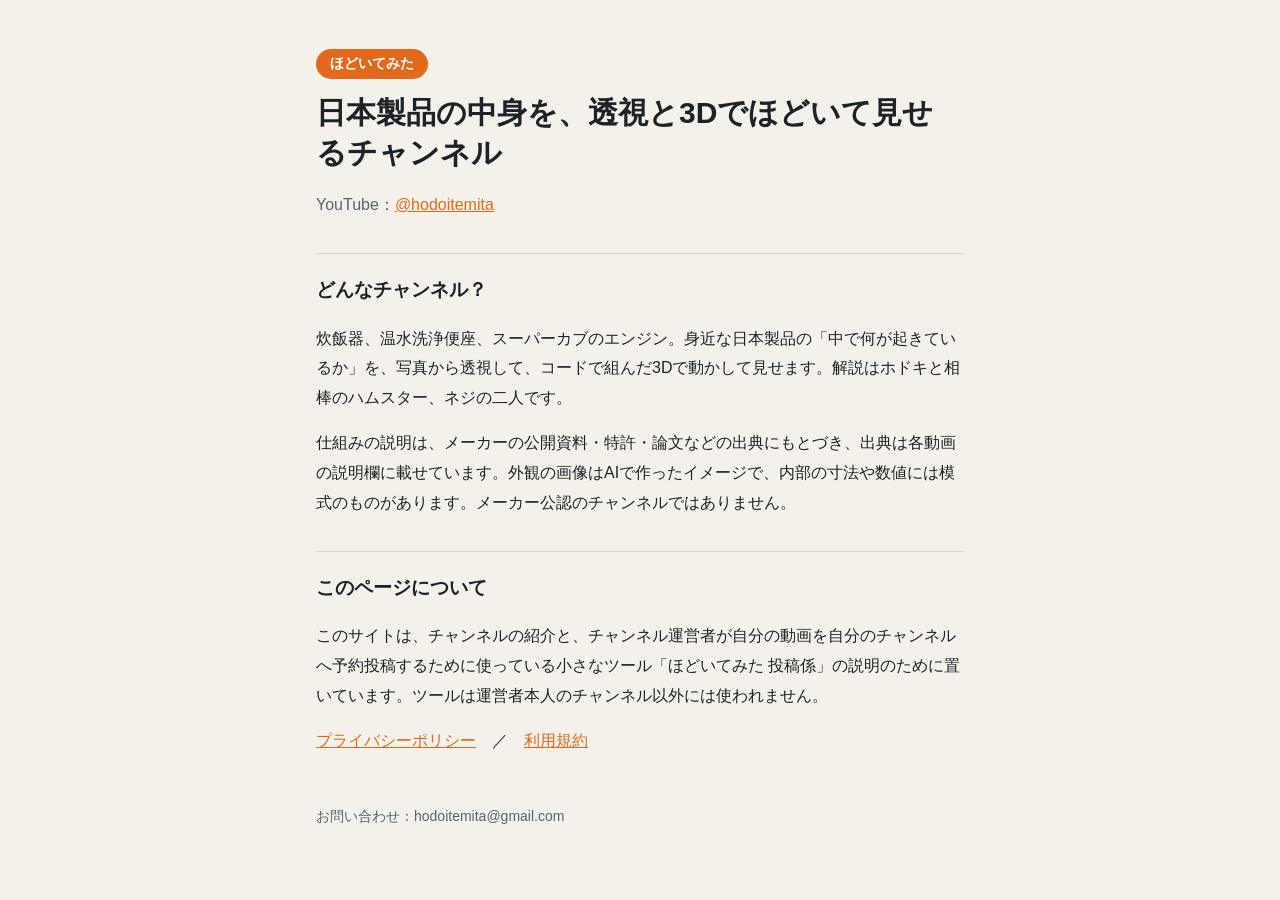
<file: index.html>
<!doctype html>
<html lang="ja">
<head>
<meta charset="utf-8"><meta name="viewport" content="width=device-width,initial-scale=1">
<title>ほどいてみた</title>
<meta name="description" content="日本製品の中身を、透視と3Dでほどいて見せるYouTubeショートのチャンネル。">
<link rel="stylesheet" href="style.css">
</head>
<body>
<main>
  <span class="tag">ほどいてみた</span>
  <h1>日本製品の中身を、透視と3Dでほどいて見せるチャンネル</h1>
  <p class="sub">YouTube：<a href="https://www.youtube.com/@hodoitemita">@hodoitemita</a></p>

  <h2>どんなチャンネル？</h2>
  <p>炊飯器、温水洗浄便座、スーパーカブのエンジン。身近な日本製品の「中で何が起きているか」を、写真から透視して、コードで組んだ3Dで動かして見せます。解説はホドキと相棒のハムスター、ネジの二人です。</p>
  <p>仕組みの説明は、メーカーの公開資料・特許・論文などの出典にもとづき、出典は各動画の説明欄に載せています。外観の画像はAIで作ったイメージで、内部の寸法や数値には模式のものがあります。メーカー公認のチャンネルではありません。</p>

  <h2>このページについて</h2>
  <p>このサイトは、チャンネルの紹介と、チャンネル運営者が自分の動画を自分のチャンネルへ予約投稿するために使っている小さなツール「ほどいてみた 投稿係」の説明のために置いています。ツールは運営者本人のチャンネル以外には使われません。</p>
  <p><a href="privacy.html">プライバシーポリシー</a>　／　<a href="terms.html">利用規約</a></p>

  <footer>お問い合わせ：hodoitemita@gmail.com</footer>
</main>
</body>
</html>
</file>
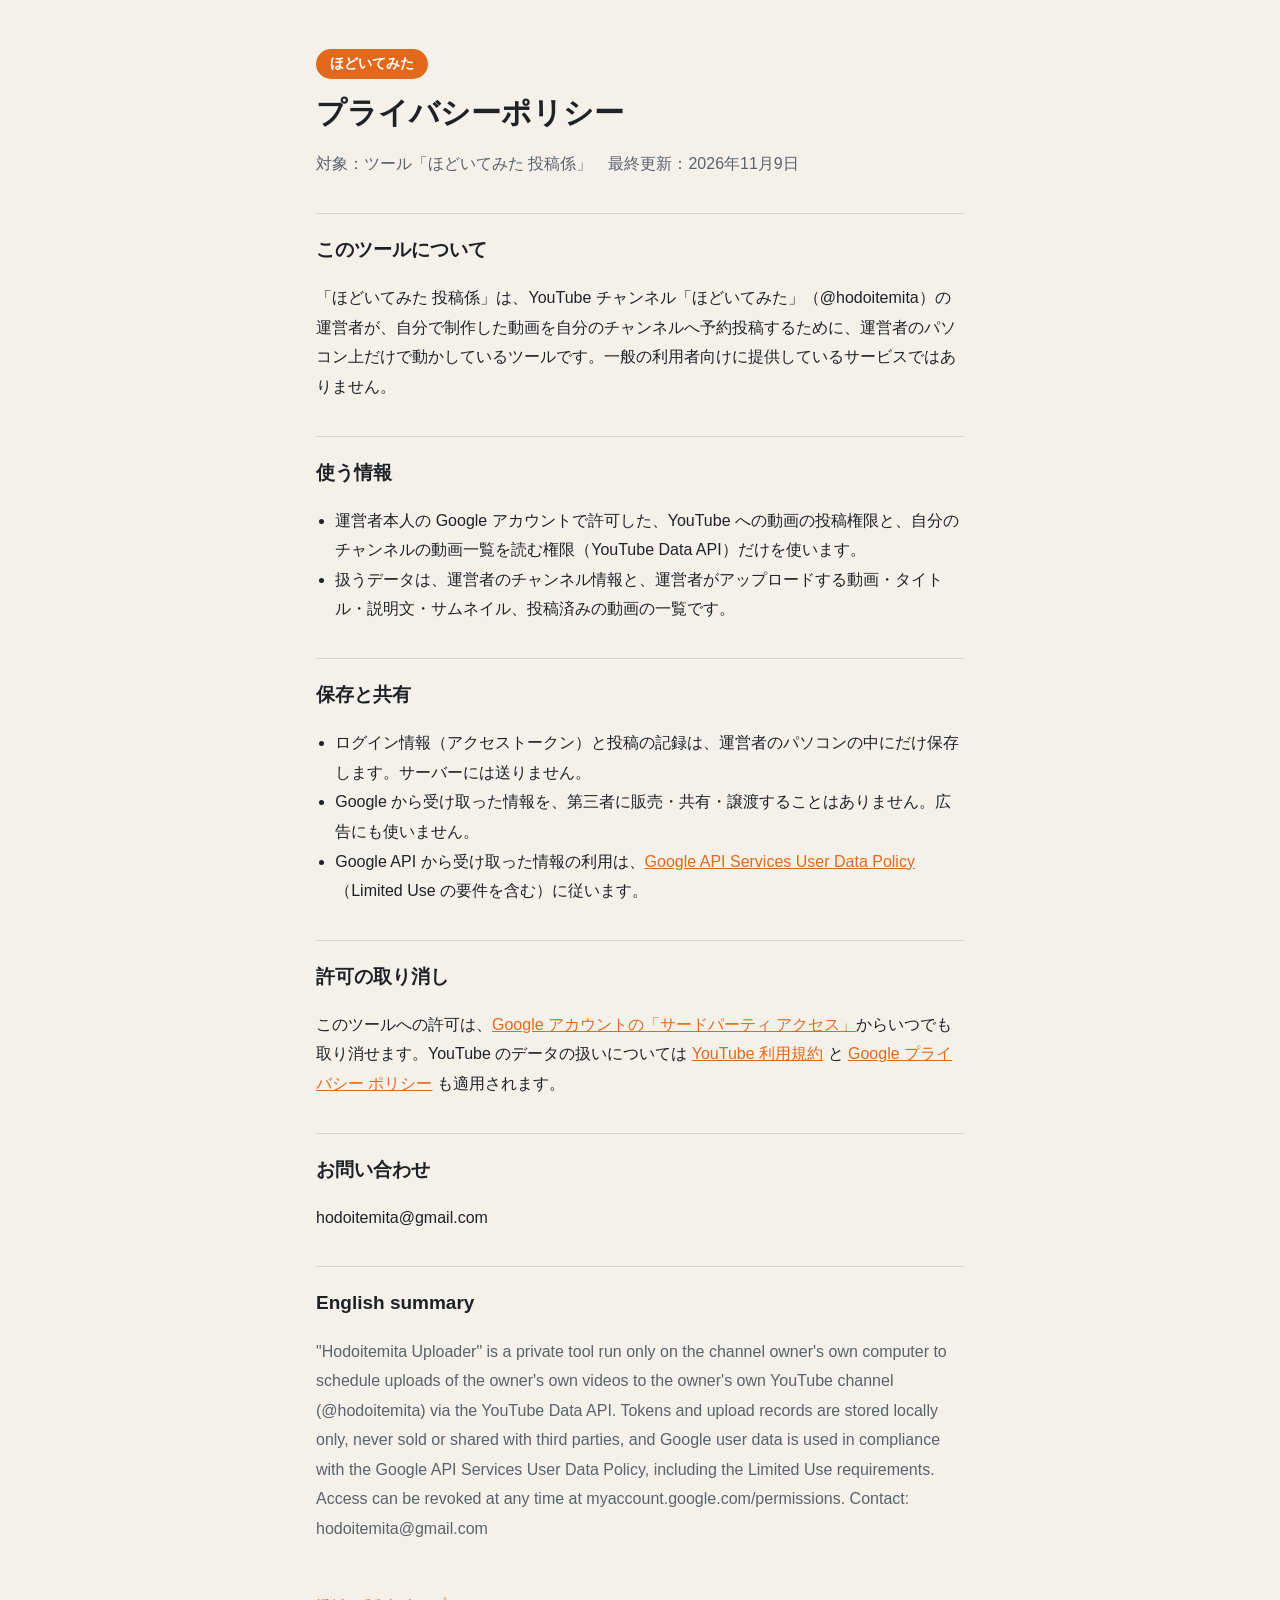
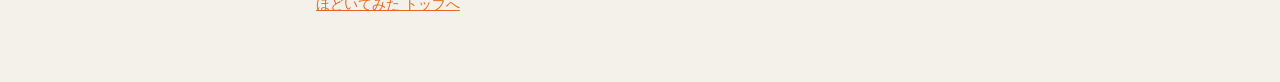
<file: privacy.html>
<!doctype html>
<html lang="ja">
<head>
<meta charset="utf-8"><meta name="viewport" content="width=device-width,initial-scale=1">
<title>プライバシーポリシー</title>
<link rel="stylesheet" href="style.css">
</head>
<body>
<main>
  <span class="tag">ほどいてみた</span>
  <h1>プライバシーポリシー</h1>
  <p class="sub">対象：ツール「ほどいてみた 投稿係」　最終更新：2026年11月9日</p>

  <h2>このツールについて</h2>
  <p>「ほどいてみた 投稿係」は、YouTube チャンネル「ほどいてみた」（@hodoitemita）の運営者が、自分で制作した動画を自分のチャンネルへ予約投稿するために、運営者のパソコン上だけで動かしているツールです。一般の利用者向けに提供しているサービスではありません。</p>

  <h2>使う情報</h2>
  <ul>
    <li>運営者本人の Google アカウントで許可した、YouTube への動画の投稿権限と、自分のチャンネルの動画一覧を読む権限（YouTube Data API）だけを使います。</li>
    <li>扱うデータは、運営者のチャンネル情報と、運営者がアップロードする動画・タイトル・説明文・サムネイル、投稿済みの動画の一覧です。</li>
  </ul>

  <h2>保存と共有</h2>
  <ul>
    <li>ログイン情報（アクセストークン）と投稿の記録は、運営者のパソコンの中にだけ保存します。サーバーには送りません。</li>
    <li>Google から受け取った情報を、第三者に販売・共有・譲渡することはありません。広告にも使いません。</li>
    <li>Google API から受け取った情報の利用は、<a href="https://developers.google.com/terms/api-services-user-data-policy">Google API Services User Data Policy</a>（Limited Use の要件を含む）に従います。</li>
  </ul>

  <h2>許可の取り消し</h2>
  <p>このツールへの許可は、<a href="https://myaccount.google.com/permissions">Google アカウントの「サードパーティ アクセス」</a>からいつでも取り消せます。YouTube のデータの扱いについては <a href="https://www.youtube.com/t/terms">YouTube 利用規約</a> と <a href="https://policies.google.com/privacy">Google プライバシー ポリシー</a> も適用されます。</p>

  <h2>お問い合わせ</h2>
  <p>hodoitemita@gmail.com</p>

  <h2>English summary</h2>
  <p class="sub">"Hodoitemita Uploader" is a private tool run only on the channel owner's own computer to schedule uploads of the owner's own videos to the owner's own YouTube channel (@hodoitemita) via the YouTube Data API. Tokens and upload records are stored locally only, never sold or shared with third parties, and Google user data is used in compliance with the Google API Services User Data Policy, including the Limited Use requirements. Access can be revoked at any time at myaccount.google.com/permissions. Contact: hodoitemita@gmail.com</p>

  <footer><a href="index.html">ほどいてみた トップへ</a></footer>
</main>
</body>
</html>
</file>
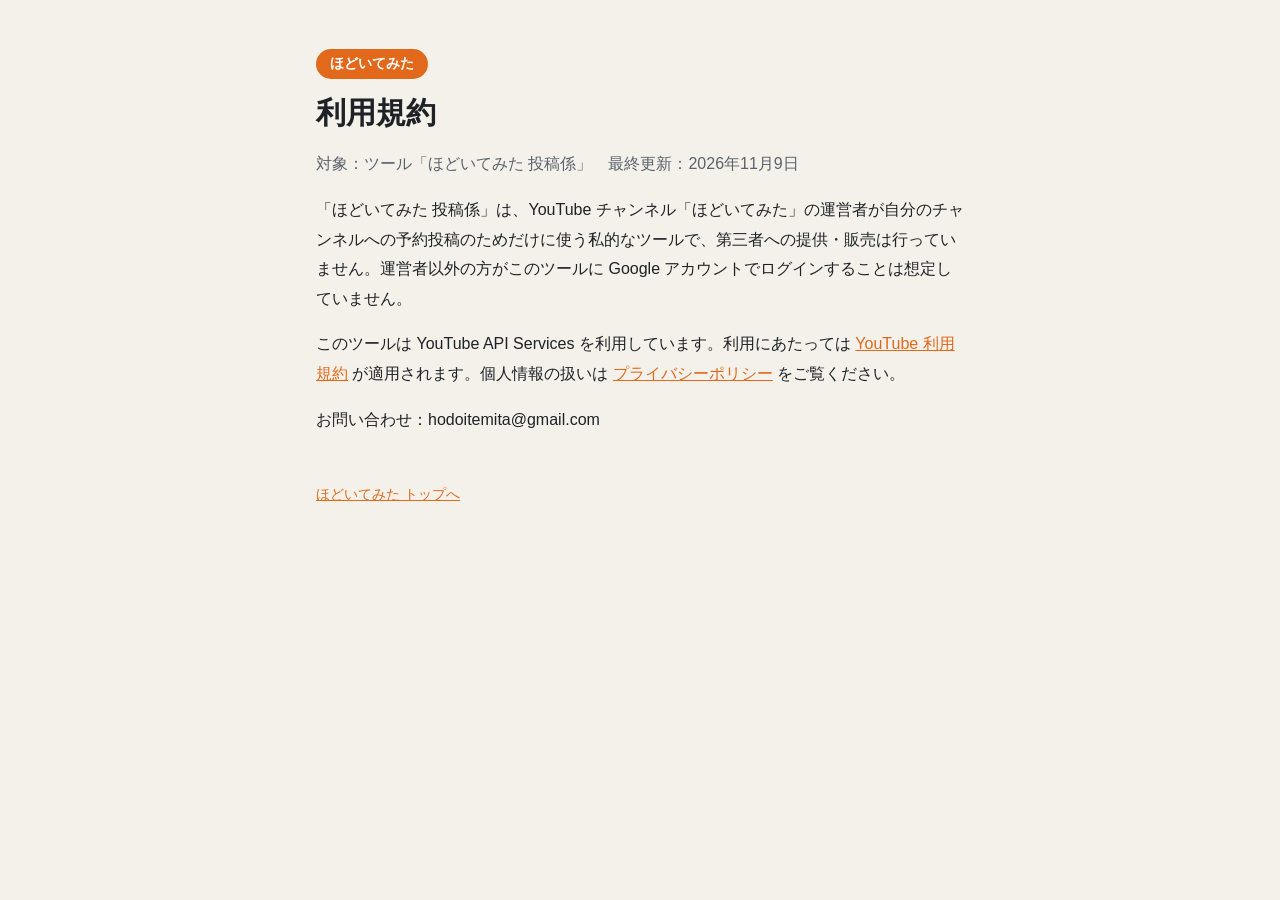
<file: terms.html>
<!doctype html>
<html lang="ja">
<head>
<meta charset="utf-8"><meta name="viewport" content="width=device-width,initial-scale=1">
<title>利用規約</title>
<link rel="stylesheet" href="style.css">
</head>
<body>
<main>
  <span class="tag">ほどいてみた</span>
  <h1>利用規約</h1>
  <p class="sub">対象：ツール「ほどいてみた 投稿係」　最終更新：2026年11月9日</p>
  <p>「ほどいてみた 投稿係」は、YouTube チャンネル「ほどいてみた」の運営者が自分のチャンネルへの予約投稿のためだけに使う私的なツールで、第三者への提供・販売は行っていません。運営者以外の方がこのツールに Google アカウントでログインすることは想定していません。</p>
  <p>このツールは YouTube API Services を利用しています。利用にあたっては <a href="https://www.youtube.com/t/terms">YouTube 利用規約</a> が適用されます。個人情報の扱いは <a href="privacy.html">プライバシーポリシー</a> をご覧ください。</p>
  <p>お問い合わせ：hodoitemita@gmail.com</p>
  <footer><a href="index.html">ほどいてみた トップへ</a></footer>
</main>
</body>
</html>
</file>
<file: style.css>
:root{--bg:#F4F1EA;--ink:#1E2227;--sub:#5A626C;--accent:#E2691B;--line:#D9D4C8}
@media (prefers-color-scheme:dark){:root{--bg:#14171B;--ink:#ECEDEF;--sub:#A3ABB5;--accent:#F08A45;--line:#2C3138}}
*{box-sizing:border-box}body{margin:0;background:var(--bg);color:var(--ink);font:16px/1.85 "Hiragino Sans","Noto Sans JP","Yu Gothic",sans-serif}
main{max-width:680px;margin:0 auto;padding:48px 16px 64px}
.tag{display:inline-block;background:var(--accent);color:#fff;font-weight:800;border-radius:999px;padding:2px 14px;font-size:14px}
h1{font-size:30px;line-height:1.35;margin:14px 0 8px}h2{font-size:19px;margin:34px 0 6px;padding-top:18px;border-top:1px solid var(--line)}
p,li{color:var(--ink)}.sub{color:var(--sub)}a{color:var(--accent)}ul{padding-left:1.2em}
footer{margin-top:48px;color:var(--sub);font-size:14px}
</file>
